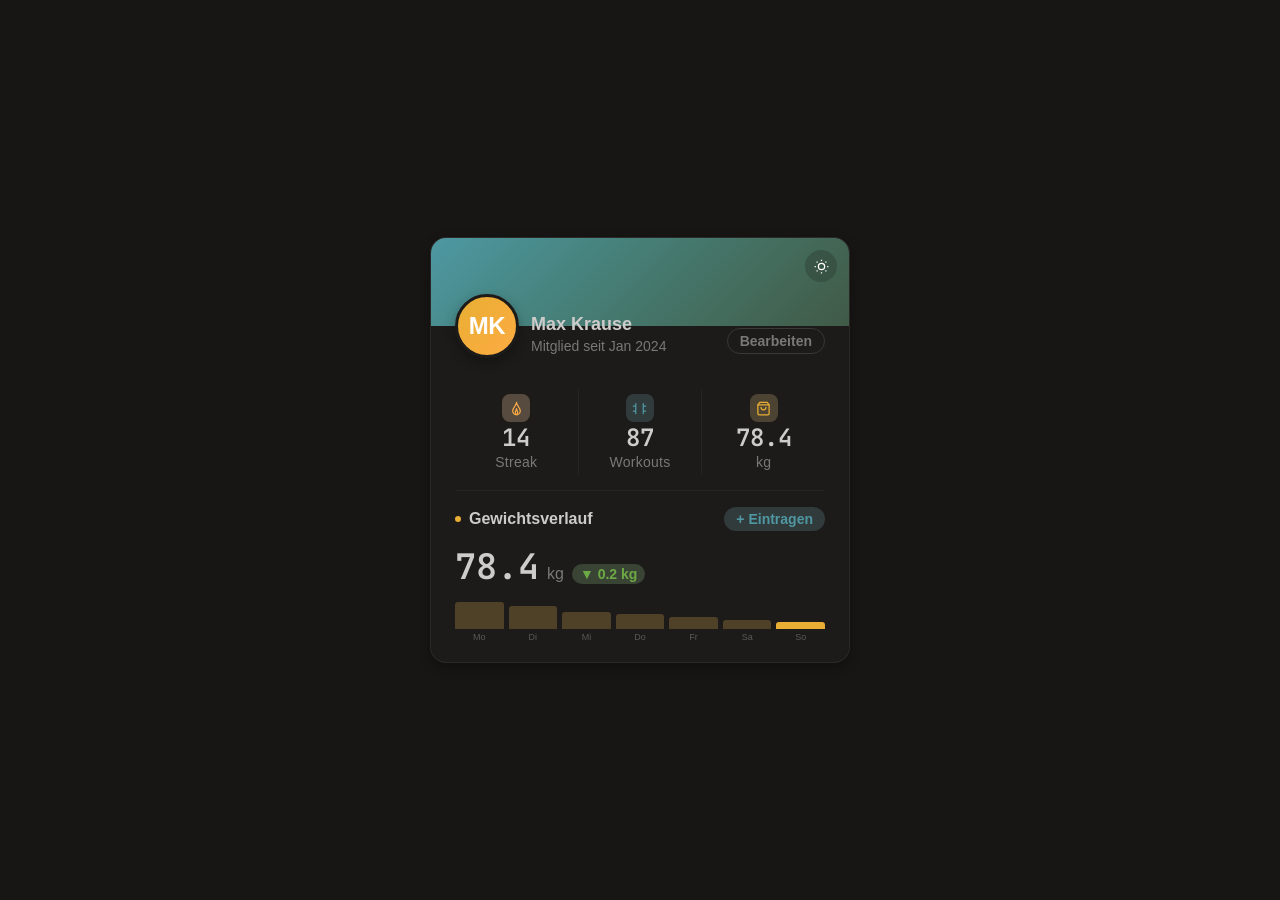
<file: profile.html>
<!DOCTYPE html>
<html lang="de" data-theme="dark">
<head>
    <meta charset="UTF-8">
    <meta name="viewport" content="width=device-width, initial-scale=1.0">
    <title>Profil</title>
    <link href="https://api.fontshare.com/v2/css?f[]=satoshi@400,500,600,700&display=swap" rel="stylesheet">
    <link rel="preconnect" href="https://fonts.googleapis.com">
    <link href="https://fonts.googleapis.com/css2?family=JetBrains+Mono:wght@400;600&display=swap" rel="stylesheet">
    <style>
        *, *::before, *::after { box-sizing: border-box; margin: 0; padding: 0; }
        :root, [data-theme="light"] {
            --color-bg: #f7f6f2; --color-surface: #f9f8f5; --color-surface-2: #fbfbf9;
            --color-surface-offset: #f3f0ec; --color-border: #d4d1ca; --color-divider: #dcd9d5;
            --color-text: #28251d; --color-text-muted: #7a7974; --color-text-faint: #bab9b4;
            --color-primary: #01696f; --color-primary-hover: #0c4e54; --color-primary-highlight: #cedcd8;
            --color-gold: #d19900; --color-gold-highlight: #e9e0c6;
            --color-orange: #da7101; --color-orange-highlight: #e7d7c4;
            --color-success: #437a22; --color-success-highlight: #d4dfcc;
            --shadow-sm: 0 1px 2px oklch(0.2 0.01 80 / 0.06);
            --shadow-md: 0 4px 12px oklch(0.2 0.01 80 / 0.08);
            --radius-sm: 0.375rem; --radius-md: 0.5rem; --radius-lg: 0.75rem;
            --radius-xl: 1rem; --radius-full: 9999px;
            --space-1: 0.25rem; --space-2: 0.5rem; --space-3: 0.75rem; --space-4: 1rem;
            --space-5: 1.25rem; --space-6: 1.5rem; --space-8: 2rem;
            --text-xs: clamp(0.75rem, 0.7rem + 0.25vw, 0.875rem);
            --text-sm: clamp(0.875rem, 0.8rem + 0.35vw, 1rem);
            --text-base: clamp(1rem, 0.95rem + 0.25vw, 1.125rem);
            --text-lg: clamp(1.125rem, 1rem + 0.75vw, 1.5rem);
            --text-xl: clamp(1.5rem, 1.2rem + 1.25vw, 2.25rem);
            --font-body: "Satoshi", sans-serif; --font-mono: "JetBrains Mono", monospace;
        }
        [data-theme="dark"] {
            --color-bg: #171614; --color-surface: #1c1b19; --color-surface-2: #201f1d;
            --color-surface-offset: #1d1c1a; --color-border: #393836; --color-divider: #262523;
            --color-text: #cdccca; --color-text-muted: #797876; --color-text-faint: #5a5957;
            --color-primary: #4f98a3; --color-primary-hover: #227f8b; --color-primary-highlight: #313b3b;
            --color-gold: #e8af34; --color-gold-highlight: #4d4332;
            --color-orange: #fdab43; --color-orange-highlight: #564b3e;
            --color-success: #6daa45; --color-success-highlight: #3a4435;
            --shadow-sm: 0 1px 2px oklch(0 0 0 / 0.2); --shadow-md: 0 4px 12px oklch(0 0 0 / 0.3);
        }
        html { -webkit-font-smoothing: antialiased; }
        body {
            min-height: 100dvh; font-family: var(--font-body); font-size: var(--text-base);
            color: var(--color-text); background: var(--color-bg);
            display: flex; align-items: center; justify-content: center; padding: var(--space-4);
        }
        .profile-card {
            width: 100%; max-width: 420px; background: var(--color-surface);
            border: 1px solid oklch(from var(--color-text) l c h / 0.08);
            border-radius: var(--radius-xl); overflow: hidden; box-shadow: var(--shadow-md);
        }
        .profile-banner {
            height: 88px;
            background: linear-gradient(135deg in oklch, var(--color-primary) 0%, color-mix(in oklch, var(--color-primary) 55%, var(--color-bg)) 100%);
            position: relative;
        }
        .theme-toggle {
            position: absolute; top: var(--space-3); right: var(--space-3);
            background: oklch(from var(--color-bg) l c h / 0.22); border: none;
            border-radius: var(--radius-full); width: 32px; height: 32px;
            display: flex; align-items: center; justify-content: center;
            color: white; cursor: pointer; backdrop-filter: blur(4px);
            transition: background 180ms ease;
        }
        .theme-toggle:hover { background: oklch(from var(--color-bg) l c h / 0.38); }
        .profile-avatar-wrap {
            position: relative; display: flex; padding: 0 var(--space-6);
            margin-top: -32px; margin-bottom: var(--space-4);
            align-items: flex-end; gap: var(--space-3);
        }
        .avatar {
            width: 64px; height: 64px; border-radius: var(--radius-full);
            background: linear-gradient(135deg in oklch, var(--color-gold) 0%, var(--color-orange) 100%);
            border: 3px solid var(--color-surface);
            display: flex; align-items: center; justify-content: center;
            font-size: var(--text-lg); font-weight: 700; color: white;
            flex-shrink: 0; box-shadow: var(--shadow-md); letter-spacing: -0.02em;
        }
        .profile-name-group { padding-bottom: var(--space-1); flex: 1; }
        .profile-name { font-size: var(--text-base); font-weight: 700; color: var(--color-text); line-height: 1.2; }
        .profile-handle { font-size: var(--text-xs); color: var(--color-text-muted); margin-top: 2px; }
        .edit-btn {
            padding: var(--space-1) var(--space-3); font-size: var(--text-xs); font-weight: 600;
            font-family: var(--font-body); border: 1.5px solid var(--color-border);
            background: transparent; border-radius: var(--radius-full); color: var(--color-text-muted);
            cursor: pointer; transition: all 180ms ease; margin-bottom: var(--space-1);
        }
        .edit-btn:hover { border-color: var(--color-primary); color: var(--color-primary); }
        .stats-row {
            display: grid; grid-template-columns: 1fr 1px 1fr 1px 1fr;
            padding: var(--space-4) var(--space-6); gap: 0;
        }
        .stat-divider { background: var(--color-divider); align-self: stretch; }
        .stat-item { display: flex; flex-direction: column; align-items: center; gap: var(--space-1); padding: var(--space-1) var(--space-2); }
        .stat-icon { width: 28px; height: 28px; border-radius: var(--radius-md); display: flex; align-items: center; justify-content: center; }
        .stat-icon.streak { background: var(--color-orange-highlight); }
        .stat-icon.workouts { background: var(--color-primary-highlight); }
        .stat-icon.weight { background: var(--color-gold-highlight); }
        .stat-icon svg { width: 15px; height: 15px; }
        .stat-icon.streak svg { stroke: var(--color-orange); }
        .stat-icon.workouts svg { stroke: var(--color-primary); }
        .stat-icon.weight svg { stroke: var(--color-gold); }
        .stat-value {
            font-family: var(--font-mono); font-size: var(--text-lg); font-weight: 600;
            color: var(--color-text); line-height: 1; font-variant-numeric: tabular-nums;
        }
        .stat-label { font-size: var(--text-xs); color: var(--color-text-muted); font-weight: 500; letter-spacing: 0.02em; }
        .card-divider { height: 1px; background: var(--color-divider); margin: 0 var(--space-6); }
        .weight-section { padding: var(--space-4) var(--space-6) var(--space-5); }
        .section-header { display: flex; align-items: center; justify-content: space-between; margin-bottom: var(--space-3); }
        .section-title { font-size: var(--text-sm); font-weight: 600; color: var(--color-text); display: flex; align-items: center; gap: var(--space-2); }
        .section-title-dot { width: 6px; height: 6px; border-radius: var(--radius-full); background: var(--color-gold); }
        .weight-add-btn {
            font-size: var(--text-xs); font-weight: 600; font-family: var(--font-body);
            color: var(--color-primary); background: var(--color-primary-highlight);
            border: none; border-radius: var(--radius-full); padding: var(--space-1) var(--space-3);
            cursor: pointer; transition: all 180ms ease;
        }
        .weight-add-btn:hover { background: color-mix(in oklch, var(--color-primary) 20%, var(--color-surface)); }
        .weight-current { display: flex; align-items: baseline; gap: var(--space-2); margin-bottom: var(--space-3); }
        .weight-big {
            font-family: var(--font-mono); font-size: var(--text-xl); font-weight: 600;
            color: var(--color-text); font-variant-numeric: tabular-nums;
        }
        .weight-unit { font-size: var(--text-sm); color: var(--color-text-muted); font-weight: 500; }
        .weight-delta { font-size: var(--text-xs); font-weight: 600; padding: 2px var(--space-2); border-radius: var(--radius-full); }
        .weight-delta.down { background: var(--color-success-highlight); color: var(--color-success); }
        .weight-delta.up { background: var(--color-orange-highlight); color: var(--color-orange); }
        .weight-chart { display: flex; align-items: flex-end; gap: 5px; height: 40px; }
        .weight-bar-wrap { flex: 1; display: flex; flex-direction: column; align-items: center; gap: 3px; height: 100%; justify-content: flex-end; }
        .weight-bar { width: 100%; border-radius: 3px 3px 0 0; background: color-mix(in oklch, var(--color-gold) 28%, var(--color-surface-offset)); transition: background 180ms ease; min-height: 4px; }
        .weight-bar.active { background: var(--color-gold); }
        .weight-bar-label { font-size: 9px; color: var(--color-text-faint); font-variant-numeric: tabular-nums; }
        .weight-input-row { display: none; align-items: center; gap: var(--space-2); margin-top: var(--space-3); }
        .weight-input-row.visible { display: flex; }
        .weight-input {
            flex: 1; background: var(--color-surface-offset); border: 1.5px solid var(--color-border);
            border-radius: var(--radius-md); padding: var(--space-2) var(--space-3);
            font-family: var(--font-mono); font-size: var(--text-sm); color: var(--color-text);
            outline: none; transition: border-color 180ms ease;
        }
        .weight-input:focus { border-color: var(--color-gold); }
        .weight-save-btn {
            background: var(--color-gold); color: white; border: none; border-radius: var(--radius-md);
            padding: var(--space-2) var(--space-3); font-size: var(--text-xs); font-weight: 700;
            font-family: var(--font-body); cursor: pointer; transition: all 180ms ease;
        }
        .weight-save-btn:hover { background: color-mix(in oklch, var(--color-gold) 80%, var(--color-text)); }
    </style>
</head>
<body>
<div class="profile-card">
    <div class="profile-banner">
        <button class="theme-toggle" data-theme-toggle aria-label="Theme wechseln">
            <svg width="15" height="15" viewBox="0 0 24 24" fill="none" stroke="currentColor" stroke-width="2">
                <path d="M21 12.79A9 9 0 1 1 11.21 3 7 7 0 0 0 21 12.79z"/>
            </svg>
        </button>
    </div>
    <div class="profile-avatar-wrap">
        <div class="avatar">MK</div>
        <div class="profile-name-group">
            <div class="profile-name">Max Krause</div>
            <div class="profile-handle">Mitglied seit Jan 2024</div>
        </div>
        <button class="edit-btn">Bearbeiten</button>
    </div>
    <div class="stats-row">
        <div class="stat-item">
            <div class="stat-icon streak">
                <svg viewBox="0 0 24 24" fill="none" stroke-width="2" stroke-linecap="round" stroke-linejoin="round">
                    <path d="M12 2c0 6-6 8-6 14a6 6 0 0 0 12 0c0-6-6-8-6-14z"/><path d="M12 12c0 3-2 4-2 7a2 2 0 0 0 4 0c0-3-2-4-2-7z"/>
                </svg>
            </div>
            <span class="stat-value" id="streakVal">14</span>
            <span class="stat-label">Streak</span>
        </div>
        <div class="stat-divider"></div>
        <div class="stat-item">
            <div class="stat-icon workouts">
                <svg viewBox="0 0 24 24" fill="none" stroke-width="2" stroke-linecap="round" stroke-linejoin="round">
                    <path d="M6 4v16M18 4v16M2 8h4M18 8h4M2 16h4M18 16h4"/>
                </svg>
            </div>
            <span class="stat-value" id="workoutsVal">87</span>
            <span class="stat-label">Workouts</span>
        </div>
        <div class="stat-divider"></div>
        <div class="stat-item">
            <div class="stat-icon weight">
                <svg viewBox="0 0 24 24" fill="none" stroke-width="2" stroke-linecap="round" stroke-linejoin="round">
                    <path d="M6 2 3 6v14a2 2 0 0 0 2 2h14a2 2 0 0 0 2-2V6l-3-4z"/><line x1="3" y1="6" x2="21" y2="6"/><path d="M16 10a4 4 0 0 1-8 0"/>
                </svg>
            </div>
            <span class="stat-value" id="weightVal">78.4</span>
            <span class="stat-label">kg</span>
        </div>
    </div>
    <div class="card-divider"></div>
    <div class="weight-section">
        <div class="section-header">
            <div class="section-title"><div class="section-title-dot"></div>Gewichtsverlauf</div>
            <button class="weight-add-btn" id="addWeightBtn">+ Eintragen</button>
        </div>
        <div class="weight-current">
            <span class="weight-big" id="weightDisplay">78.4</span>
            <span class="weight-unit">kg</span>
            <span class="weight-delta down" id="weightDelta">&#9660; 1.2 kg</span>
        </div>
        <div class="weight-chart" id="weightChart"></div>
        <div class="weight-input-row" id="weightInputRow">
            <input type="number" class="weight-input" id="weightInput" placeholder="z.B. 78.2" step="0.1" min="30" max="250">
            <button class="weight-save-btn" id="saveWeightBtn">Speichern</button>
        </div>
    </div>
</div>
<script>
    (function(){
        const t=document.querySelector("[data-theme-toggle]"),r=document.documentElement;
        let d=r.getAttribute("data-theme")||"dark";
        r.setAttribute("data-theme",d);
        function ui(){t.innerHTML=d==="dark"?"<svg width=\"15\" height=\"15\" viewBox=\"0 0 24 24\" fill=\"none\" stroke=\"currentColor\" stroke-width=\"2\"><circle cx=\"12\" cy=\"12\" r=\"5\"/><path d=\"M12 1v2M12 21v2M4.22 4.22l1.42 1.42M18.36 18.36l1.42 1.42M1 12h2M21 12h2M4.22 19.78l1.42-1.42M18.36 5.64l1.42-1.42\"/></svg>":"<svg width=\"15\" height=\"15\" viewBox=\"0 0 24 24\" fill=\"none\" stroke=\"currentColor\" stroke-width=\"2\"><path d=\"M21 12.79A9 9 0 1 1 11.21 3 7 7 0 0 0 21 12.79z\"/></svg>";}
        ui();
        t.addEventListener("click",()=>{d=d==="dark"?"light":"dark";r.setAttribute("data-theme",d);ui();});
    })();

    const wh=[{l:"Mo",v:80.1},{l:"Di",v:79.6},{l:"Mi",v:79.2},{l:"Do",v:79.0},{l:"Fr",v:78.8},{l:"Sa",v:78.6},{l:"So",v:78.4}];

    function renderChart(){
        const c=document.getElementById("weightChart");
        const vals=wh.map(x=>x.v);
        const mn=Math.min(...vals)-0.5,mx=Math.max(...vals)+0.5;
        c.innerHTML="";
        vals.forEach((v,i)=>{
            const w=document.createElement("div");w.className="weight-bar-wrap";
            const pct=((v-mn)/(mx-mn))*100;
            const b=document.createElement("div");b.className="weight-bar"+(i===vals.length-1?" active":"");
            b.style.height=Math.max(6,pct*0.36)+"px";
            const lb=document.createElement("div");lb.className="weight-bar-label";lb.textContent=wh[i].l;
            w.appendChild(b);w.appendChild(lb);c.appendChild(w);
        });
    }

    function updateDisplay(){
        const lat=wh[wh.length-1].v,prev=wh[wh.length-2]?.v;
        document.getElementById("weightDisplay").textContent=lat.toFixed(1);
        document.getElementById("weightVal").textContent=lat.toFixed(1);
        if(prev!==undefined){
            const diff=lat-prev,el=document.getElementById("weightDelta");
            if(diff<0){el.textContent="\u25bc "+Math.abs(diff).toFixed(1)+" kg";el.className="weight-delta down";}
            else if(diff>0){el.textContent="\u25b2 "+diff.toFixed(1)+" kg";el.className="weight-delta up";}
            else{el.textContent="\u2014 \u00b10 kg";el.className="weight-delta down";}
        }
    }

    renderChart();updateDisplay();

    const addBtn=document.getElementById("addWeightBtn"),row=document.getElementById("weightInputRow"),inp=document.getElementById("weightInput"),sav=document.getElementById("saveWeightBtn");
    addBtn.addEventListener("click",()=>{row.classList.toggle("visible");if(row.classList.contains("visible"))inp.focus();});
    sav.addEventListener("click",()=>{
        const v=parseFloat(inp.value);
        if(!isNaN(v)&&v>30&&v<300){
            const days=["Mo","Di","Mi","Do","Fr","Sa","So"];
            wh.push({l:days[wh.length%7],v});
            if(wh.length>7)wh.shift();
            renderChart();updateDisplay();inp.value="";row.classList.remove("visible");
        }
    });
    inp.addEventListener("keydown",e=>{if(e.key==="Enter")sav.click();});

    function animCount(el,target,dec,dur){
        const s=performance.now();
        function f(now){const p=Math.min((now-s)/dur,1),e=1-Math.pow(1-p,3);el.textContent=(target*e).toFixed(dec);if(p<1)requestAnimationFrame(f);}
        requestAnimationFrame(f);
    }
    setTimeout(()=>{
        animCount(document.getElementById("streakVal"),14,0,700);
        animCount(document.getElementById("workoutsVal"),87,0,900);
        animCount(document.getElementById("weightVal"),78.4,1,1000);
        animCount(document.getElementById("weightDisplay"),78.4,1,1000);
    },200);
</script>
</body>
</html>
</file>
